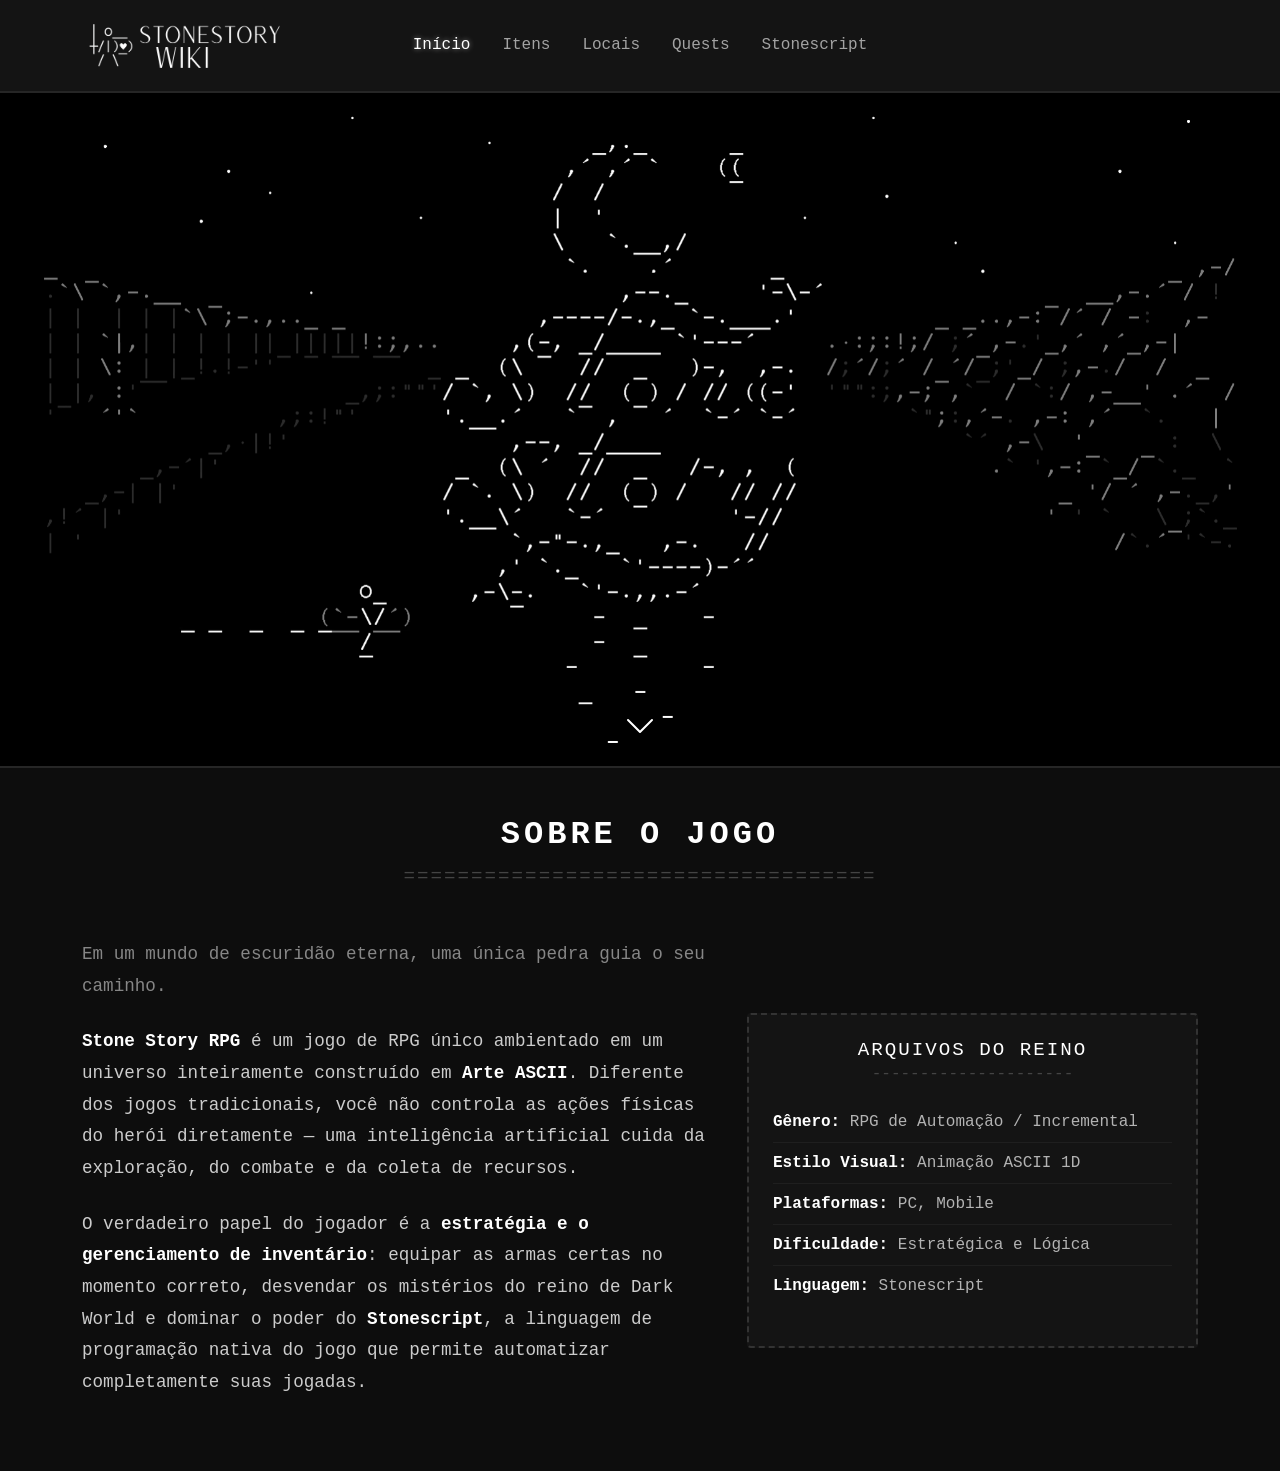
<file: index.html>
<!DOCTYPE html>
<html lang="pt-BR">
<head>
    <meta charset="UTF-8">
    <meta name="viewport" content="width=device-width, initial-scale=1.0">
    <title>Stone Story RPG - Wiki</title>
    <link href="https://cdn.jsdelivr.net/npm/bootstrap@5.3.3/dist/css/bootstrap.min.css" rel="stylesheet" integrity="sha384-QWTKZyjpPEjISv5WaRU9OFeRpok6YctnYmDr5pNlyT2bRjXh0JMhjY6hW+ALEwIH" crossorigin="anonymous">
    <link rel="stylesheet" href="./Styles/header.css">
    <link rel="stylesheet" href="./Styles/styles.css">
    <link rel="stylesheet" href="./Styles/banner.css">
    <link rel="stylesheet" href="./Styles/sobre.css">
</head>
<body>
    <header class="wiki-header py-3">
        <div class="container"> 
            <div class="row align-items-center justify-content-between position-relative">
                <div class="col-auto">
                    <a href="#" class="d-inline-block">
                        <img src="./img/logo.png" alt="Stone Story Wiki Logo" class="img-fluid wiki-logo" width="200" height="">
                    </a>
                </div>

                <nav class="position-absolute start-50 translate-middle-x w-auto">
                    <ul class="nav wiki-nav">
                        <li class="nav-item">
                            <a class="nav-link active" href="#">Início</a>
                        </li>
                        <li class="nav-item">
                            <a class="nav-link" href="./pages/itens.html">Itens</a>
                        </li>
                        <li class="nav-item">
                            <a class="nav-link" href="./pages/locais.html">Locais</a>
                        </li>
                        <li class="nav-item">
                            <a class="nav-link" href="./pages/quests.html">Quests</a>
                        </li>
                        <li class="nav-item">
                            <a class="nav-link" href="./pages/stonescript.html">Stonescript</a>
                        </li>
                    </ul>
                </nav>

            </div>
        </div>
    </header>

    <section class="wiki-banner position-relative d-flex align-items-center justify-content-center">
        <div class="banner-overlay"></div>

        <div class="container position-relative text-center z-1">
        </div>

        <a href="#conteudo-principal" class="scroll-down-arrow position-absolute bottom-0 start-50 translate-middle-x mb-4 text-decoration-none">
            <svg xmlns="http://w3.org" width="32" height="32" fill="currentColor" class="bi bi-chevron-down text-white" viewBox="0 0 16 16">
                <path fill-rule="evenodd" d="M1.646 4.646a.5.5 0 0 1 .708 0L8 10.293l5.646-5.647a.5.5 0 0 1 .708.708l-6 6a.5.5 0 0 1-.708 0l-6-6a.5.5 0 0 1 0-.708"/>
            </svg>
        </a>
    </section>

    <main id="conteudo-principal" class="py-5">
        <div class="container">
            <div class="row mb-5">
                <div class="col-12 text-center">
                    <h2 class="section-title">SOBRE O JOGO</h2>
                    <div class="ascii-divider">===================================</div>
                </div>
            </div>

            <div class="row g-4 align-items-center">
                <div class="col-md-7">
                    <article class="about-text">
                        <p class="lead text-white-50">
                            Em um mundo de escuridão eterna, uma única pedra guia o seu caminho.
                        </p>
                        <p>
                            <strong>Stone Story RPG</strong> é um jogo de RPG único ambientado em um universo inteiramente construído em <strong>Arte ASCII</strong>. Diferente dos jogos tradicionais, você não controla as ações físicas do herói diretamente — uma inteligência artificial cuida da exploração, do combate e da coleta de recursos.
                        </p>
                        <p>
                            O verdadeiro papel do jogador é a <strong>estratégia e o gerenciamento de inventário</strong>: equipar as armas certas no momento correto, desvendar os mistérios do reino de Dark World e dominar o poder do <strong>Stonescript</strong>, a linguagem de programação nativa do jogo que permite automatizar completamente suas jogadas.
                        </p>
                    </article>
                </div>

                <div class="col-md-5">
                    <div class="info-box p-4">
                        <h3 class="info-box-title text-center">ARQUIVOS DO REINO</h3>
                        <div class="ascii-divider-small text-center">---------------------</div>
                        <ul class="list-unstyled info-list mt-3">
                            <li><strong>Gênero:</strong> RPG de Automação / Incremental</li>
                            <li><strong>Estilo Visual:</strong> Animação ASCII 1D</li>
                            <li><strong>Plataformas:</strong> PC, Mobile</li>
                            <li><strong>Dificuldade:</strong> Estratégica e Lógica</li>
                            <li><strong>Linguagem:</strong> Stonescript</li>
                        </ul>
                    </div>
                </div>
            </div>
        </div>
    </main>

    <script src="https://cdn.jsdelivr.net/npm/bootstrap@5.3.3/dist/js/bootstrap.bundle.min.js" integrity="sha384-YvpcrYf0tY3lHB60NNkmXc5s9fDVZLESaAA55NDzOxhy9GkcIdslK1eN7N6jIeHz" crossorigin="anonymous"></script>
</body>
</html>
</file>
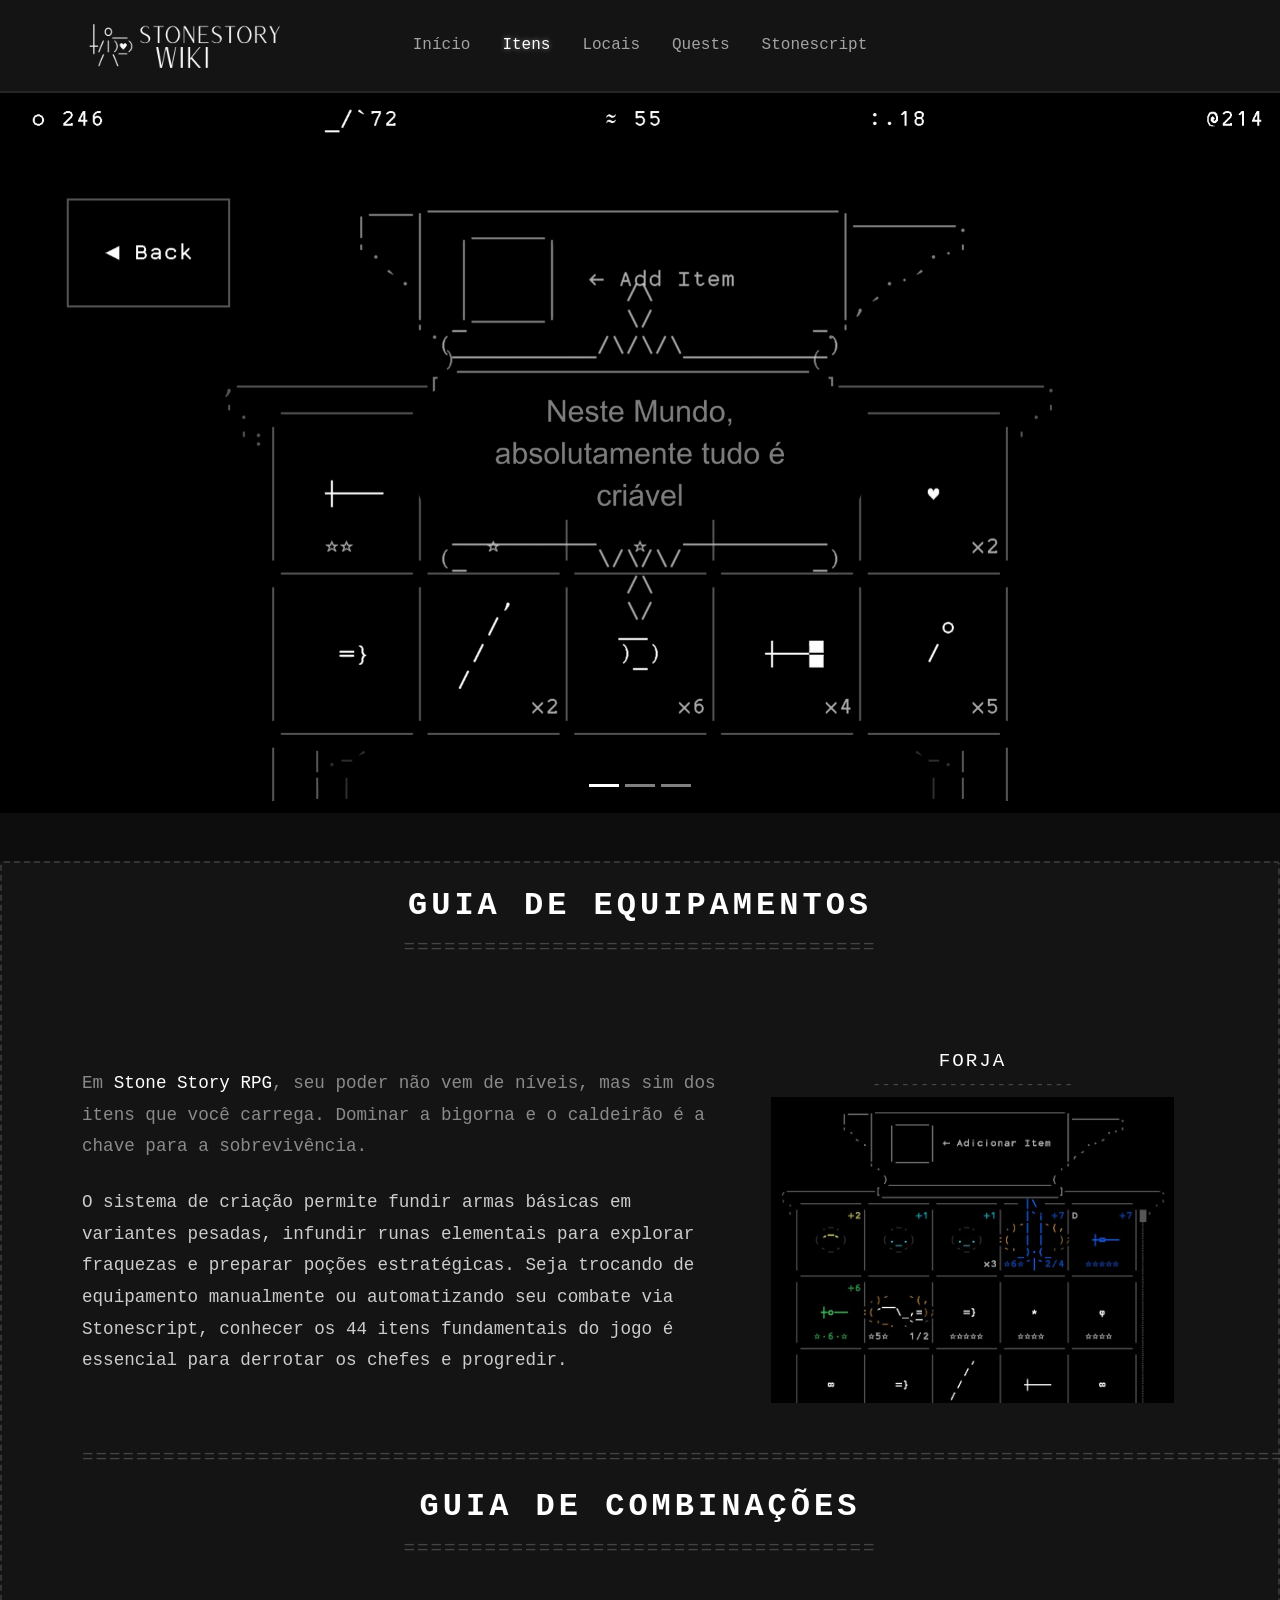
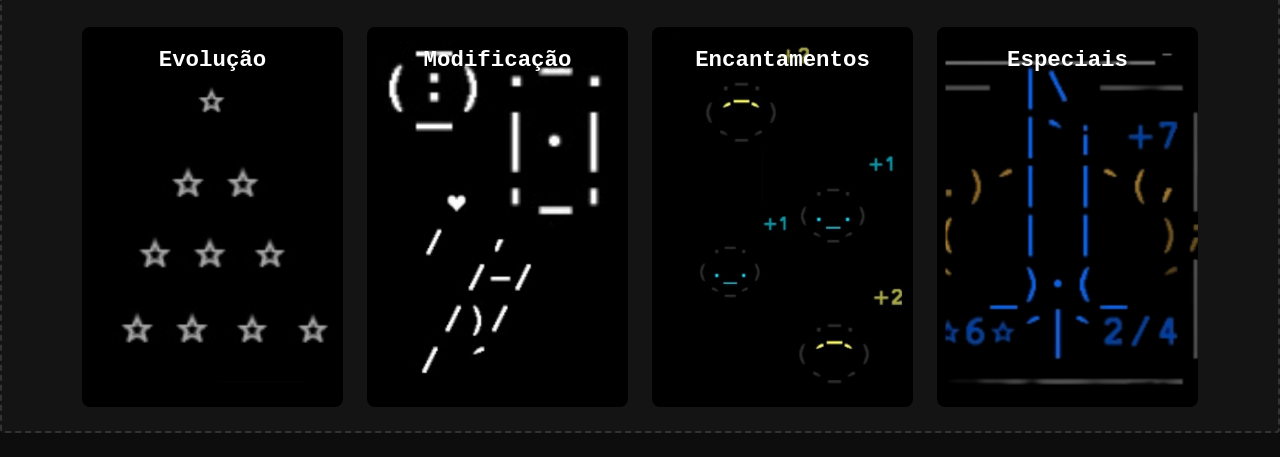
<file: pages/itens.html>
<!DOCTYPE html>
<html lang="pt-BR">
<head>
    <meta charset="UTF-8">
    <meta name="viewport" content="width=device-width, initial-scale=1.0">
    <title>Stone Story RPG - Wiki</title>
    <link href="https://cdn.jsdelivr.net/npm/bootstrap@5.3.3/dist/css/bootstrap.min.css" rel="stylesheet" integrity="sha384-QWTKZyjpPEjISv5WaRU9OFeRpok6YctnYmDr5pNlyT2bRjXh0JMhjY6hW+ALEwIH" crossorigin="anonymous">
    <link rel="stylesheet" href="../Styles/header.css">
    <link rel="stylesheet" href="../Styles/styles.css">
    <link rel="stylesheet" href="../Styles/itens-carrosel.css">
    <link rel="stylesheet" href="../Styles/itens-sobre.css">
    <link rel="stylesheet" href="../Styles/itens-cards.css">
</head>
<body>
    <header class="wiki-header py-3">
        <div class="container"> 
            <div class="row align-items-center justify-content-between position-relative">
                <div class="col-auto">
                    <a href="#" class="d-inline-block">
                        <img src="../img/logo.png" alt="Stone Story Wiki Logo" class="img-fluid wiki-logo" width="200">
                    </a>
                </div>

                <nav class="position-absolute start-50 translate-middle-x w-auto">
                    <ul class="nav wiki-nav">
                        <li class="nav-item">
                            <a class="nav-link" href="../index.html">Início</a>
                        </li>
                        <li class="nav-item">
                            <a class="nav-link active" href="#">Itens</a>
                        </li>
                        <li class="nav-item">
                            <a class="nav-link" href="./locais.html">Locais</a>
                        </li>
                        <li class="nav-item">
                            <a class="nav-link" href="./quests.html">Quests</a>
                        </li>
                        <li class="nav-item">
                            <a class="nav-link" href="./stonescript.html">Stonescript</a>
                        </li>
                    </ul>
                </nav>
            </div>
        </div>
    </header>

    <div class="carousel-container mx-auto mb-5">
        <div id="StoneCarrossel" class="carousel slide" data-bs-ride="carousel">
            <div class="carousel-indicators">
                <button type="button" data-bs-target="#StoneCarrossel" data-bs-slide-to="0" class="active" aria-current="true" aria-label="Slide 1"></button>
                <button type="button" data-bs-target="#StoneCarrossel" data-bs-slide-to="1" aria-label="Slide 2"></button>
                <button type="button" data-bs-target="#StoneCarrossel" data-bs-slide-to="2" aria-label="Slide 3"></button>
            </div>

            <div class="carousel-inner">
                <div class="carousel-item active" data-bs-interval="5000">
                    <img src="../img/carrosel-itens1.png" class="d-block w-100" alt="Item 1">
                </div>
                <div class="carousel-item" data-bs-interval="5000">
                    <img src="../img/carrosel-itens2.png" class="d-block w-100" alt="Item 2">
                </div>
                <div class="carousel-item" data-bs-interval="5000">
                    <img src="../img/carrosel-itens3.png" class="d-block w-100" alt="Item 3">
                </div>
            </div>
        </div>
    </div>

    <main class="info-box p-4">
        <div class="container">
            <div class="row mb-5">
                <div class="col-12 text-center">
                    <h2 class="section-title">GUIA DE EQUIPAMENTOS</h2>
                    <div class="ascii-divider">===================================</div>
                </div>
            </div>

            <div class="row justify-content-center row g-4 align-items-center">
                <div class="col-md-7 text-justify">
                    <article class="about-text">
                        <p class="lead text-white-50">
                            Em <strong>Stone Story RPG</strong>, seu poder não vem de níveis, mas sim dos itens que você carrega. Dominar a bigorna e o caldeirão é a chave para a sobrevivência.
                        </p>
                        <p>
                            O sistema de criação permite fundir armas básicas em variantes pesadas, infundir runas elementais para explorar fraquezas e preparar poções estratégicas. Seja trocando de equipamento manualmente ou automatizando seu combate via Stonescript, conhecer os 44 itens fundamentais do jogo é essencial para derrotar os chefes e progredir.
                        </p>
                    </article>
                </div>

                <div class="col-md-5">
                    <div class="p-4">
                        <h3 class="info-box-title text-center">FORJA</h3>
                        <div class="ascii-divider-small text-center">---------------------</div>
                        <img src="../img/forja.jpg" alt="Forja" class="img-fluid info-box-image mb-3">
                    </div>
                </div>
            </div>

            <div class="ascii-divider">===========================================================================================</div>

            <div class="row mb-5">
                <div class="col-12 text-center">
                    <h2 class="section-title">GUIA DE COMBINAÇÕES</h2>
                    <div class="ascii-divider">===================================</div>
                </div>
            </div>

            <div class="row g-4 justify-content-center">
            <!-- Card 1 -->
            <div class="col-12 col-sm-6 col-lg-3">
                <div class="flip-card">
                    <div class="flip-card-inner">
                        <!-- Frente do Card -->
                        <div class="flip-card-front">
                            <img src="../img/evolucao.png" alt="Card 1" class="card-img">
                            <h3 class="card-title-overlay">Evolução</h3>
                        </div>
                        <!-- Verso do Card -->
                        <div class="flip-card-back">
                            <p>Começando pela evolução, não importa que item você tenha, sempre há uma forma de aprimorá-lo. <br>
                            Isso é demostrado pela estrala, toda vez que você junta duas armas com status de estrela iguais na forja, você poderá junta-las para assim fazer uma evolução maior</p>
                        </div>
                    </div>
                </div>
            </div>

            <!-- Card 2 -->
            <div class="col-12 col-sm-6 col-lg-3">
                <div class="flip-card">
                    <div class="flip-card-inner">
                        <div class="flip-card-front">
                            <img src="../img/modificacao.png" alt="Card 2" class="card-img">
                            <h3 class="card-title-overlay">Modificação</h3>
                        </div>
                        <div class="flip-card-back">
                            <p>Falando agora sobre a modificação, existe uma grande quantidade de itens que podem ser criados, basta saber qual a junção certa. <br>
                            Isso pode ser feito ao juntar dois itens diferentes na forja, como por exemplo a junção de um arco com um escudo, criasse um novo escudo específico para dash</p>
                        </div>
                    </div>
                </div>
            </div>

            <!-- Card 3 -->
            <div class="col-12 col-sm-6 col-lg-3">
                <div class="flip-card">
                    <div class="flip-card-inner">
                        <div class="flip-card-front">
                            <img src="../img/encantamento.png" alt="Card 3" class="card-img">
                            <h3 class="card-title-overlay">Encantamentos</h3>
                        </div>
                        <div class="flip-card-back">
                            <p>Encantamentos são os efeitos de status da arma, toda arma pode ser encantada para aumentar seus atributos e habilidades. <br>
                            É bem simples, existe do nível +1 até o +6, ele aplica um efeito  aleatório que condiz com a força do próprio encantamento.</p>
                        </div>
                    </div>
                </div>
            </div>

            <!-- Card 4 -->
            <div class="col-12 col-sm-6 col-lg-3">
                <div class="flip-card">
                    <div class="flip-card-inner">
                        <div class="flip-card-front">
                            <img src="../img/especiais.png" alt="Card 4" class="card-img">
                            <h3 class="card-title-overlay">Especiais</h3>
                        </div>
                        <div class="flip-card-back">
                            <p>Agora tem as armas especiais por fim, normalmente encontradas matando bosses ou terminando quests da história principal. <br>
                            Elas são armas que não podem ser modificadas, apenas encantadas e para evoluilas você precisará de uma outra arma de nível especial.</p>
                        </div>
                    </div>
                </div>
            </div>
        </div>
        </div>
    </main>

    <script src="https://cdn.jsdelivr.net/npm/bootstrap@5.3.3/dist/js/bootstrap.bundle.min.js"></script>
</body>
</html>
</file>
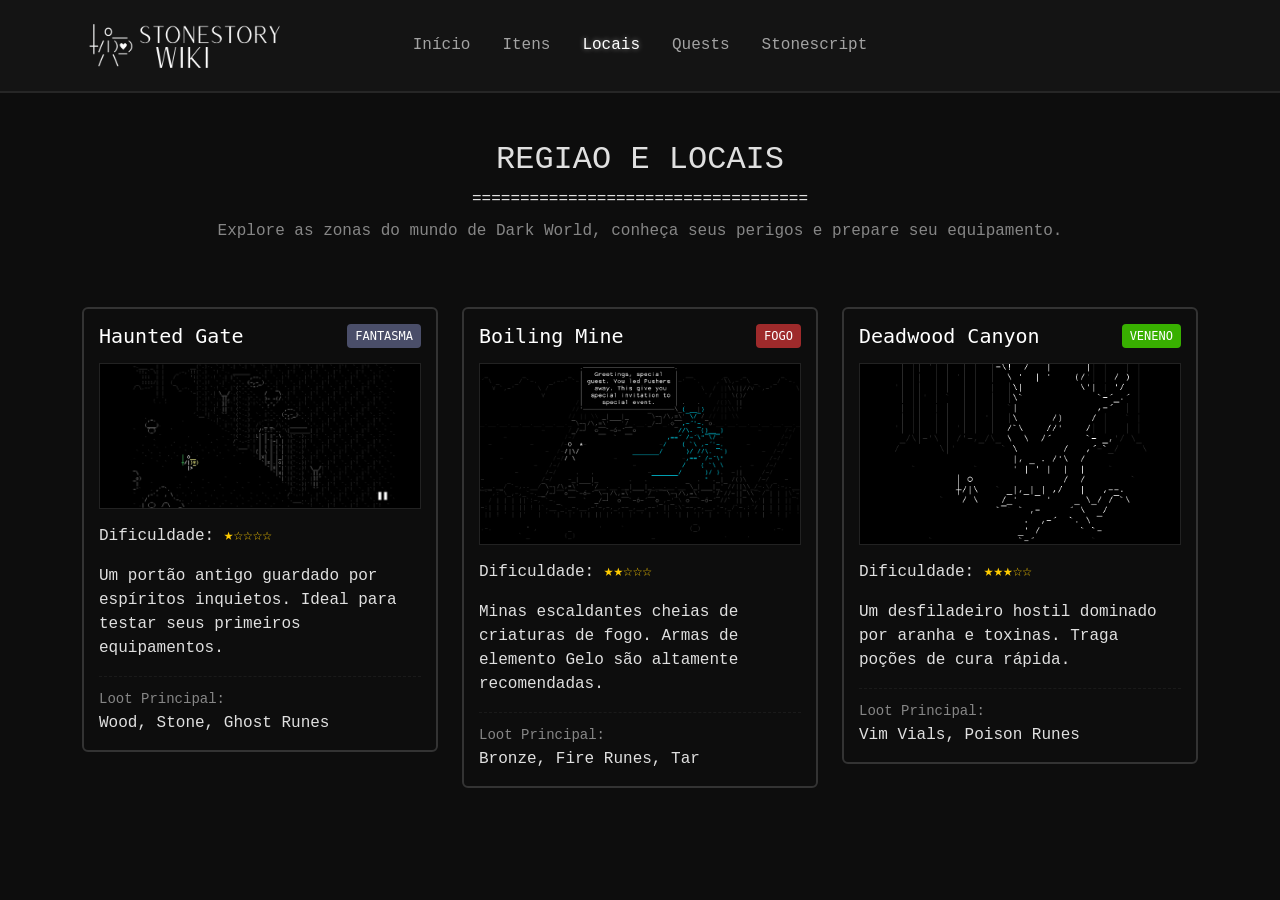
<file: pages/locais.html>
<!DOCTYPE html>
<html lang="pt-BR">
<head>
    <meta charset="UTF-8">
    <meta name="viewport" content="width=device-width, initial-scale=1.0">
    <title>Stone Story RPG - Wiki</title>
    <link href="https://cdn.jsdelivr.net/npm/bootstrap@5.3.3/dist/css/bootstrap.min.css" rel="stylesheet" integrity="sha384-QWTKZyjpPEjISv5WaRU9OFeRpok6YctnYmDr5pNlyT2bRjXh0JMhjY6hW+ALEwIH" crossorigin="anonymous">
    <link rel="stylesheet" href="../Styles/header.css">
    <link rel="stylesheet" href="../Styles/styles.css">
    <link rel="stylesheet" href="../Styles/locais.css">
</head>
<body>
    <header class="wiki-header py-3">
        <div class="container"> 
            <div class="row align-items-center justify-content-between position-relative">
                <div class="col-auto">
                    <a href="#" class="d-inline-block">
                        <img src="../img/logo.png" alt="Stone Story Wiki Logo" class="img-fluid wiki-logo" width="200">
                    </a>
                </div>

                <nav class="position-absolute start-50 translate-middle-x w-auto">
                    <ul class="nav wiki-nav">
                        <li class="nav-item">
                            <a class="nav-link" href="../index.html">Início</a>
                        </li>
                        <li class="nav-item">
                            <a class="nav-link" href="./itens.html">Itens</a>
                        </li>
                        <li class="nav-item">
                            <a class="nav-link active" href="#">Locais</a>
                        </li>
                        <li class="nav-item">
                            <a class="nav-link" href="./quests.html">Quests</a>
                        </li>
                        <li class="nav-item">
                            <a class="nav-link" href="./stonescript.html">Stonescript</a>
                        </li>
                    </ul>
                </nav>
            </div>
        </div>
    </header>

    <main class="container my-5">
        <!-- Título da Seção -->
        <div class="row mb-5">
            <div class="col-12 text-center">
                <h2 class="section-title">REGIAO E LOCAIS</h2>
                <div class="ascii-divider">===================================</div>
                <p class="text-white-50 mt-2">Explore as zonas do mundo de Dark World, conheça seus perigos e prepare seu equipamento.</p>
            </div>
        </div>

        <!-- Grid de Locais -->
        <div class="row g-4">
            
            <!-- Local 1: Haunted Gate -->
            <div class="col-md-6 col-lg-4">
                <div class="location-card">
                    <div class="location-header d-flex justify-content-between align-items-center">
                        <h3 class="location-name">Haunted Gate</h3>
                        <span class="element-badge badge-ghost">Fantasma</span>
                    </div>
                    <div class="location-img-wrapper">
                        <img src="../img/hauted-gate.png" alt="Haunted Gate" class="img-fluid">
                    </div>
                    <div class="location-info">
                        <p class="difficulty">Dificuldade: <span class="stars">★☆☆☆☆</span></p>
                        <p class="description">Um portão antigo guardado por espíritos inquietos. Ideal para testar seus primeiros equipamentos.</p>
                        <hr class="ascii-hr">
                        <div class="loot-section">
                            <small class="text-white-50">Loot Principal:</small>
                            <p class="mb-0">Wood, Stone, Ghost Runes</p>
                        </div>
                    </div>
                </div>
            </div>

            <!-- Local 2: Boiling Mine -->
            <div class="col-md-6 col-lg-4">
                <div class="location-card">
                    <div class="location-header d-flex justify-content-between align-items-center">
                        <h3 class="location-name">Boiling Mine</h3>
                        <span class="element-badge badge-fire">Fogo</span>
                    </div>
                    <div class="location-img-wrapper">
                        <img src="../img/boiling-mine.png" alt="Boiling Mine" class="img-fluid">
                    </div>
                    <div class="location-info">
                        <p class="difficulty">Dificuldade: <span class="stars">★★☆☆☆</span></p>
                        <p class="description">Minas escaldantes cheias de criaturas de fogo. Armas de elemento Gelo são altamente recomendadas.</p>
                        <hr class="ascii-hr">
                        <div class="loot-section">
                            <small class="text-white-50">Loot Principal:</small>
                            <p class="mb-0">Bronze, Fire Runes, Tar</p>
                        </div>
                    </div>
                </div>
            </div>

            <!-- Local 3: Deadwood Canyon -->
            <div class="col-md-6 col-lg-4">
                <div class="location-card">
                    <div class="location-header d-flex justify-content-between align-items-center">
                        <h3 class="location-name">Deadwood Canyon</h3>
                        <span class="element-badge badge-poison">Veneno</span>
                    </div>
                    <div class="location-img-wrapper">
                        <img src="../img/deadwood-canyon.png" alt="Deadwood Canyon" class="img-fluid">
                    </div>
                    <div class="location-info">
                        <p class="difficulty">Dificuldade: <span class="stars">★★★☆☆</span></p>
                        <p class="description">Um desfiladeiro hostil dominado por aranha e toxinas. Traga poções de cura rápida.</p>
                        <hr class="ascii-hr">
                        <div class="loot-section">
                            <small class="text-white-50">Loot Principal:</small>
                            <p class="mb-0">Vim Vials, Poison Runes</p>
                        </div>
                    </div>
                </div>
            </div>

        </div>
    </main>

    <script src="https://cdn.jsdelivr.net/npm/bootstrap@5.3.3/dist/js/bootstrap.bundle.min.js"></script>
</body>
</html>
</file>
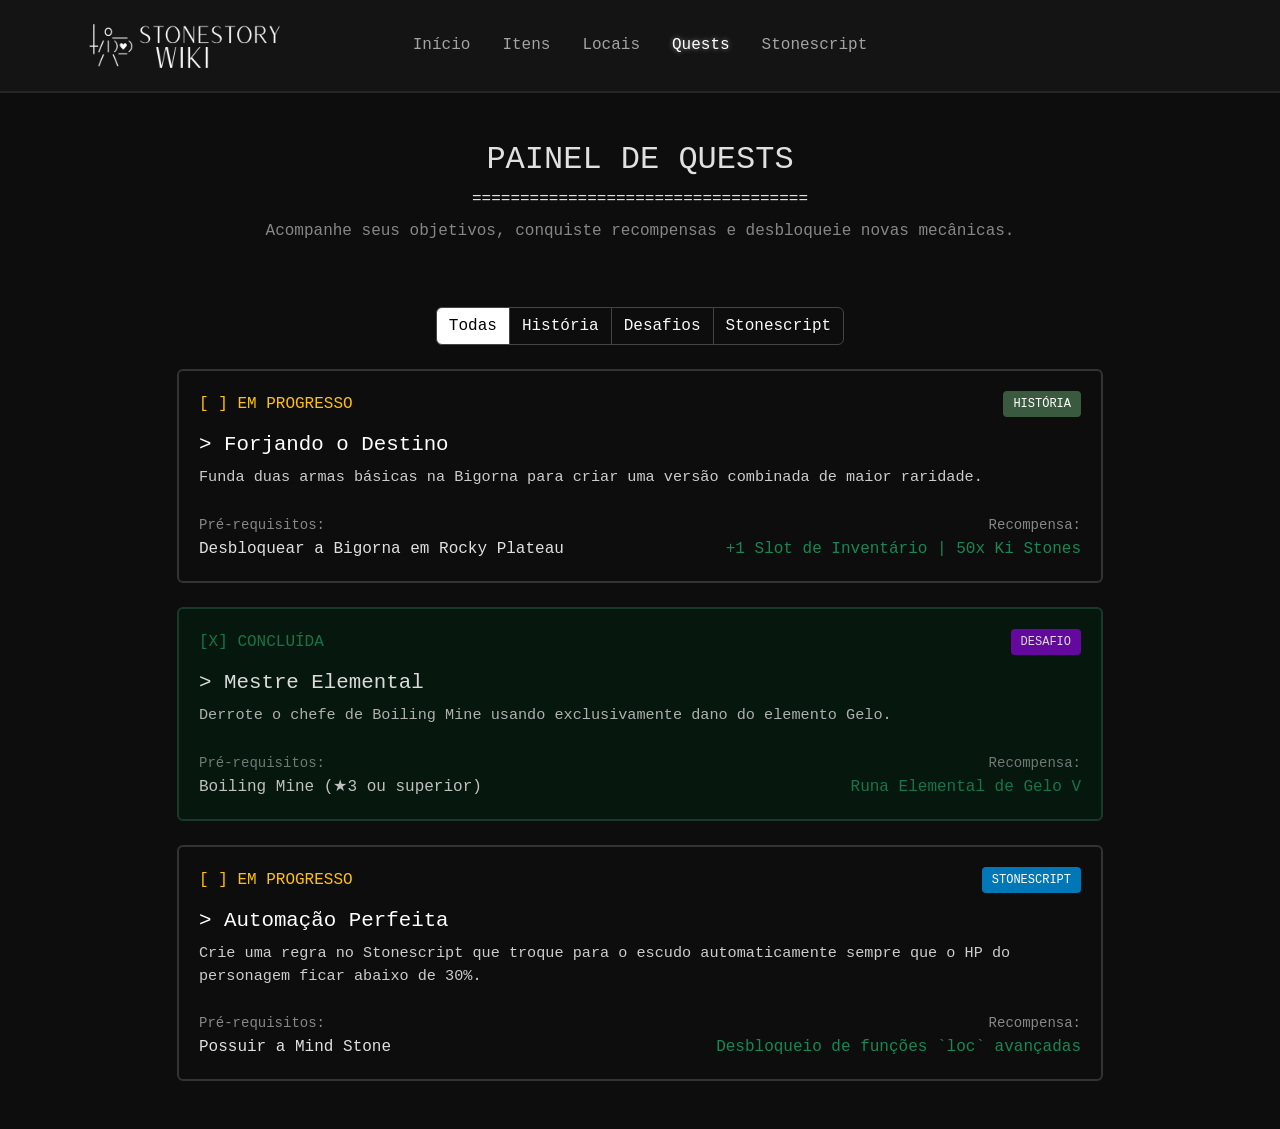
<file: pages/quests.html>
<!DOCTYPE html>
<html lang="pt-BR">
<head>
    <meta charset="UTF-8">
    <meta name="viewport" content="width=device-width, initial-scale=1.0">
    <title>Stone Story RPG - Wiki</title>
    <link href="https://cdn.jsdelivr.net/npm/bootstrap@5.3.3/dist/css/bootstrap.min.css" rel="stylesheet" integrity="sha384-QWTKZyjpPEjISv5WaRU9OFeRpok6YctnYmDr5pNlyT2bRjXh0JMhjY6hW+ALEwIH" crossorigin="anonymous">
    <link rel="stylesheet" href="../Styles/header.css">
    <link rel="stylesheet" href="../Styles/styles.css">
    <link rel="stylesheet" href="../Styles/quests.css">
</head>
<body>
    <header class="wiki-header py-3">
        <div class="container"> 
            <div class="row align-items-center justify-content-between position-relative">
                <div class="col-auto">
                    <a href="#" class="d-inline-block">
                        <img src="../img/logo.png" alt="Stone Story Wiki Logo" class="img-fluid wiki-logo" width="200">
                    </a>
                </div>

                <nav class="position-absolute start-50 translate-middle-x w-auto">
                    <ul class="nav wiki-nav">
                        <li class="nav-item">
                            <a class="nav-link" href="../index.html">Início</a>
                        </li>
                        <li class="nav-item">
                            <a class="nav-link" href="./itens.html">Itens</a>
                        </li>
                        <li class="nav-item">
                            <a class="nav-link" href="./locais.html">Locais</a>
                        </li>
                        <li class="nav-item">
                            <a class="nav-link active" href="#">Quests</a>
                        </li>
                        <li class="nav-item">
                            <a class="nav-link" href="./stonescript.html">Stonescript</a>
                        </li>
                    </ul>
                </nav>
            </div>
        </div>
    </header>

    <main class="container my-5">
        <!-- Título da Seção -->
        <div class="row mb-5">
            <div class="col-12 text-center">
                <h2 class="section-title">PAINEL DE QUESTS</h2>
                <div class="ascii-divider">===================================</div>
                <p class="text-white-50 mt-2">Acompanhe seus objetivos, conquiste recompensas e desbloqueie novas mecânicas.</p>
            </div>
        </div>

        <!-- Filtros de Categoria -->
        <div class="row mb-4 justify-content-center">
            <div class="col-auto">
                <div class="btn-group quest-filters" role="group">
                    <button type="button" class="btn btn-outline-light active">Todas</button>
                    <button type="button" class="btn btn-outline-light">História</button>
                    <button type="button" class="btn btn-outline-light">Desafios</button>
                    <button type="button" class="btn btn-outline-light">Stonescript</button>
                </div>
            </div>
        </div>

        <!-- Lista de Quests (Estilo Terminal / Quest Log) -->
        <div class="row g-4 justify-content-center">
            
            <!-- Quest 1 -->
            <div class="col-lg-10">
                <div class="quest-card">
                    <div class="quest-header d-flex justify-content-between align-items-center">
                        <span class="quest-status text-warning">[&nbsp;] EM PROGRESSO</span>
                        <span class="quest-badge badge-story">História</span>
                    </div>
                    <div class="quest-body mt-3">
                        <h3 class="quest-title">> Forjando o Destino</h3>
                        <p class="quest-desc">Funda duas armas básicas na Bigorna para criar uma versão combinada de maior raridade.</p>
                        
                        <div class="quest-footer d-flex justify-content-between align-items-end mt-4">
                            <div class="quest-requirements">
                                <small class="text-white-50">Pré-requisitos:</small>
                                <p class="mb-0">Desbloquear a Bigorna em Rocky Plateau</p>
                            </div>
                            <div class="quest-reward text-end">
                                <small class="text-white-50">Recompensa:</small>
                                <p class="mb-0 text-success">+1 Slot de Inventário | 50x Ki Stones</p>
                            </div>
                        </div>
                    </div>
                </div>
            </div>

            <!-- Quest 2 -->
            <div class="col-lg-10">
                <div class="quest-card quest-completed">
                    <div class="quest-header d-flex justify-content-between align-items-center">
                        <span class="quest-status text-success">[X] CONCLUÍDA</span>
                        <span class="quest-badge badge-challenge">Desafio</span>
                    </div>
                    <div class="quest-body mt-3">
                        <h3 class="quest-title">> Mestre Elemental</h3>
                        <p class="quest-desc">Derrote o chefe de Boiling Mine usando exclusivamente dano do elemento Gelo.</p>
                        
                        <div class="quest-footer d-flex justify-content-between align-items-end mt-4">
                            <div class="quest-requirements">
                                <small class="text-white-50">Pré-requisitos:</small>
                                <p class="mb-0">Boiling Mine (★3 ou superior)</p>
                            </div>
                            <div class="quest-reward text-end">
                                <small class="text-white-50">Recompensa:</small>
                                <p class="mb-0 text-success">Runa Elemental de Gelo V</p>
                            </div>
                        </div>
                    </div>
                </div>
            </div>

            <!-- Quest 3 -->
            <div class="col-lg-10">
                <div class="quest-card">
                    <div class="quest-header d-flex justify-content-between align-items-center">
                        <span class="quest-status text-warning">[&nbsp;] EM PROGRESSO</span>
                        <span class="quest-badge badge-script">Stonescript</span>
                    </div>
                    <div class="quest-body mt-3">
                        <h3 class="quest-title">> Automação Perfeita</h3>
                        <p class="quest-desc">Crie uma regra no Stonescript que troque para o escudo automaticamente sempre que o HP do personagem ficar abaixo de 30%.</p>
                        
                        <div class="quest-footer d-flex justify-content-between align-items-end mt-4">
                            <div class="quest-requirements">
                                <small class="text-white-50">Pré-requisitos:</small>
                                <p class="mb-0">Possuir a Mind Stone</p>
                            </div>
                            <div class="quest-reward text-end">
                                <small class="text-white-50">Recompensa:</small>
                                <p class="mb-0 text-success">Desbloqueio de funções `loc` avançadas</p>
                            </div>
                        </div>
                    </div>
                </div>
            </div>

        </div>
    </main>

    <script src="https://cdn.jsdelivr.net/npm/bootstrap@5.3.3/dist/js/bootstrap.bundle.min.js"></script>
</body>
</html>
</file>
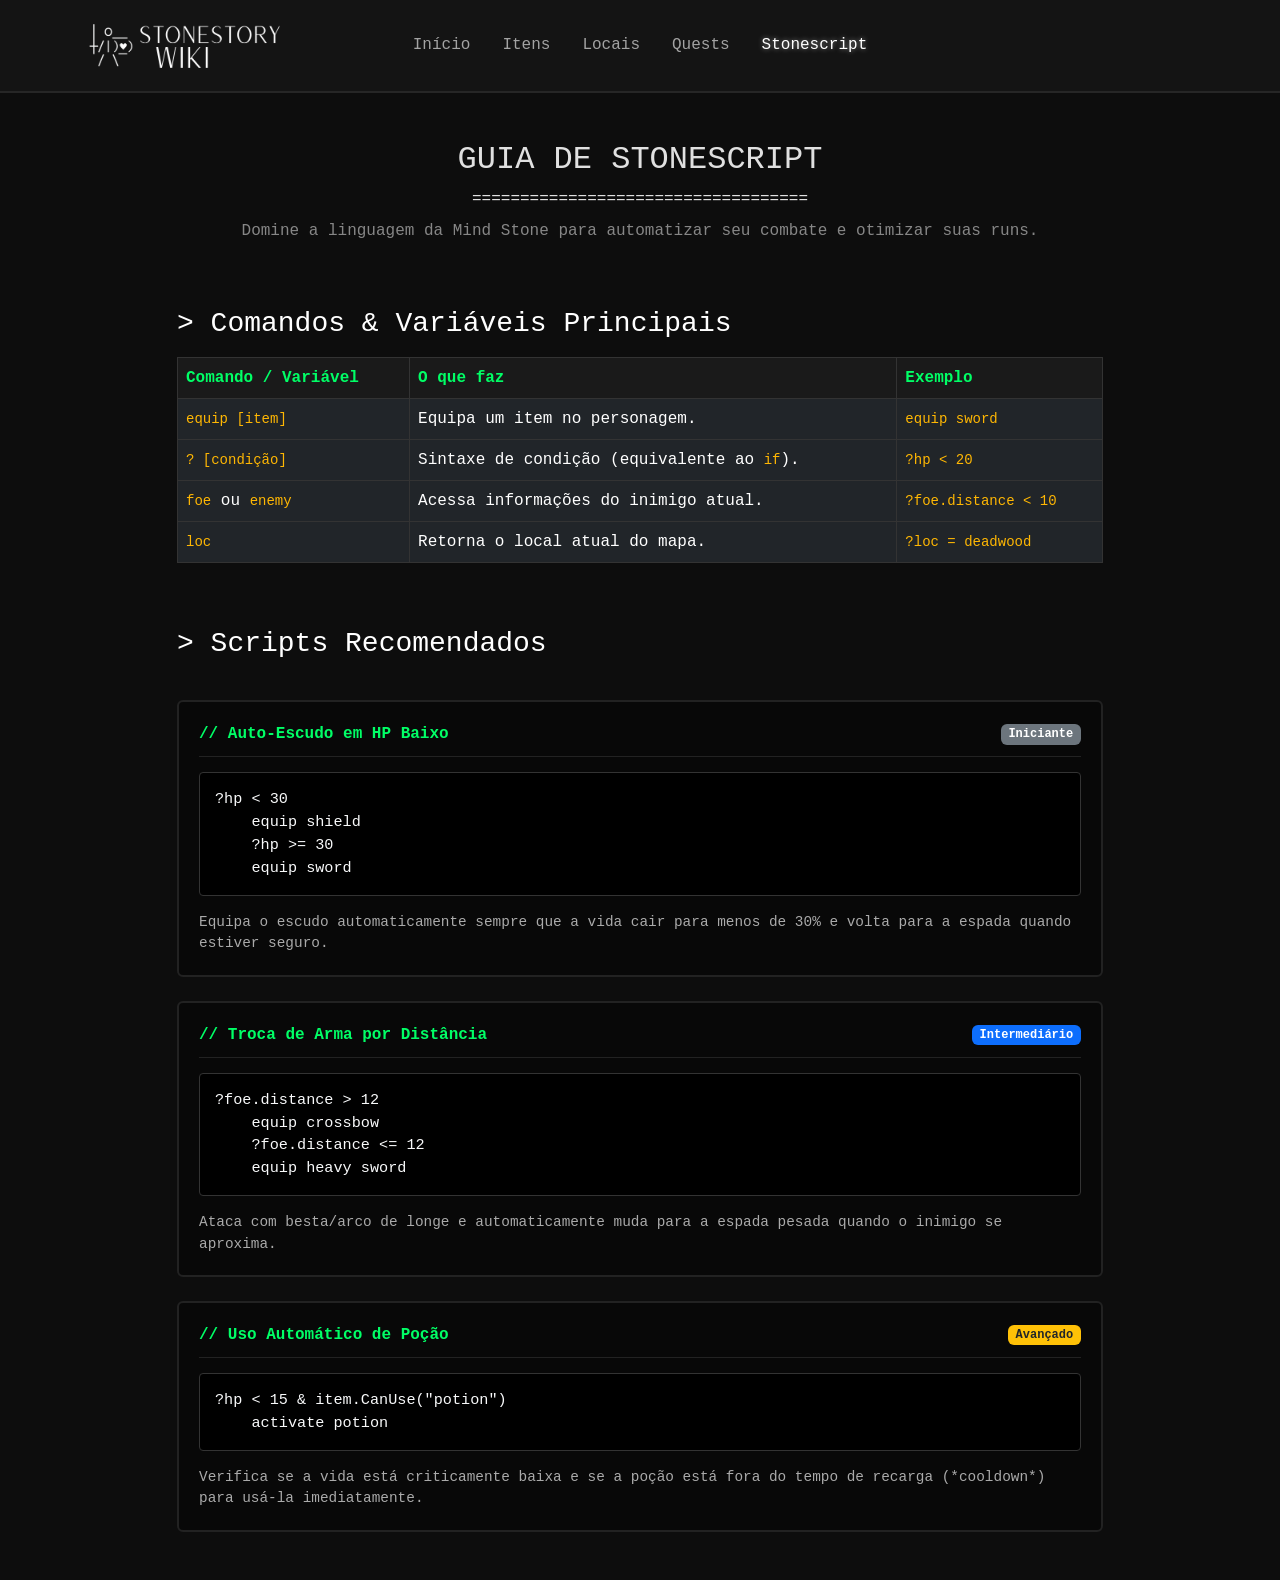
<file: pages/stonescript.html>
<!DOCTYPE html>
<html lang="pt-BR">
<head>
    <meta charset="UTF-8">
    <meta name="viewport" content="width=device-width, initial-scale=1.0">
    <title>Stone Story RPG - Wiki</title>
    <link href="https://cdn.jsdelivr.net/npm/bootstrap@5.3.3/dist/css/bootstrap.min.css" rel="stylesheet" integrity="sha384-QWTKZyjpPEjISv5WaRU9OFeRpok6YctnYmDr5pNlyT2bRjXh0JMhjY6hW+ALEwIH" crossorigin="anonymous">
    <link rel="stylesheet" href="../Styles/header.css">
    <link rel="stylesheet" href="../Styles/styles.css">
    <link rel="stylesheet" href="../Styles/stonescript.css">
</head>
<body>
    <header class="wiki-header py-3">
        <div class="container"> 
            <div class="row align-items-center justify-content-between position-relative">
                <div class="col-auto">
                    <a href="#" class="d-inline-block">
                        <img src="../img/logo.png" alt="Stone Story Wiki Logo" class="img-fluid wiki-logo" width="200">
                    </a>
                </div>

                <nav class="position-absolute start-50 translate-middle-x w-auto">
                    <ul class="nav wiki-nav">
                        <li class="nav-item">
                            <a class="nav-link" href="../index.html">Início</a>
                        </li>
                        <li class="nav-item">
                            <a class="nav-link" href="./itens.html">Itens</a>
                        </li>
                        <li class="nav-item">
                            <a class="nav-link" href="./locais.html">Locais</a>
                        </li>
                        <li class="nav-item">
                            <a class="nav-link" href="./quests.html">Quests</a>
                        </li>
                        <li class="nav-item">
                            <a class="nav-link active" href="#">Stonescript</a>
                        </li>
                    </ul>
                </nav>
            </div>
        </div>
    </header>

    <main class="container my-5">
        <!-- Título da Seção -->
        <div class="row mb-5">
            <div class="col-12 text-center">
                <h2 class="section-title">GUIA DE STONESCRIPT</h2>
                <div class="ascii-divider">===================================</div>
                <p class="text-white-50 mt-2">Domine a linguagem da Mind Stone para automatizar seu combate e otimizar suas runs.</p>
            </div>
        </div>

        <!-- Tabela de Variáveis Básicas -->
        <div class="row mb-5 justify-content-center">
            <div class="col-lg-10">
                <h3 class="sub-title mb-3">> Comandos & Variáveis Principais</h3>
                <div class="table-responsive">
                    <table class="table table-dark table-bordered script-table">
                        <thead>
                            <tr>
                                <th>Comando / Variável</th>
                                <th>O que faz</th>
                                <th>Exemplo</th>
                            </tr>
                        </thead>
                        <tbody>
                            <tr>
                                <td><code>equip [item]</code></td>
                                <td>Equipa um item no personagem.</td>
                                <td><code>equip sword</code></td>
                            </tr>
                            <tr>
                                <td><code>? [condição]</code></td>
                                <td>Sintaxe de condição (equivalente ao <code>if</code>).</td>
                                <td><code>?hp < 20</code></td>
                            </tr>
                            <tr>
                                <td><code>foe</code> ou <code>enemy</code></td>
                                <td>Acessa informações do inimigo atual.</td>
                                <td><code>?foe.distance < 10</code></td>
                            </tr>
                            <tr>
                                <td><code>loc</code></td>
                                <td>Retorna o local atual do mapa.</td>
                                <td><code>?loc = deadwood</code></td>
                            </tr>
                        </tbody>
                    </table>
                </div>
            </div>
        </div>

        <!-- Seção de Scripts Prontos (Exemplos) -->
        <div class="row g-4 justify-content-center">
            <div class="col-lg-10">
                <h3 class="sub-title mb-3">> Scripts Recomendados</h3>
            </div>

            <!-- Exemplo 1: Defesa Automática -->
            <div class="col-lg-10">
                <div class="code-card">
                    <div class="code-header d-flex justify-content-between align-items-center">
                        <span class="code-title">// Auto-Escudo em HP Baixo</span>
                        <span class="badge bg-secondary">Iniciante</span>
                    </div>
                    <pre class="code-box"><code>?hp &lt; 30
    equip shield
    ?hp &gt;= 30
    equip sword</code></pre>
                    <p class="code-desc">Equipa o escudo automaticamente sempre que a vida cair para menos de 30% e volta para a espada quando estiver seguro.</p>
                </div>
            </div>

            <!-- Exemplo 2: Troca de Armas por Distância -->
            <div class="col-lg-10">
                <div class="code-card">
                    <div class="code-header d-flex justify-content-between align-items-center">
                        <span class="code-title">// Troca de Arma por Distância</span>
                        <span class="badge bg-primary">Intermediário</span>
                    </div>
                    <pre class="code-box"><code>?foe.distance &gt; 12
    equip crossbow
    ?foe.distance &lt;= 12
    equip heavy sword</code></pre>
                    <p class="code-desc">Ataca com besta/arco de longe e automaticamente muda para a espada pesada quando o inimigo se aproxima.</p>
                </div>
            </div>

            <!-- Exemplo 3: Poção de Emergência -->
            <div class="col-lg-10">
                <div class="code-card">
                    <div class="code-header d-flex justify-content-between align-items-center">
                        <span class="code-title">// Uso Automático de Poção</span>
                        <span class="badge bg-warning text-dark">Avançado</span>
                    </div>
                    <pre class="code-box"><code>?hp &lt; 15 &amp; item.CanUse("potion")
    activate potion</code></pre>
                    <p class="code-desc">Verifica se a vida está criticamente baixa e se a poção está fora do tempo de recarga (*cooldown*) para usá-la imediatamente.</p>
                </div>
            </div>
        </div>
    </main>

    <script src="https://cdn.jsdelivr.net/npm/bootstrap@5.3.3/dist/js/bootstrap.bundle.min.js"></script>
</body>
</html>
</file>
<file: Styles/header.css>
.wiki-header {
    background-color: #141414;
    border-bottom: 2px solid #262626;
}

.wiki-nav .nav-link {
    color: #a3a3a3;
    font-size: 1rem;
    font-weight: 500;
    padding: 0.5rem 1rem;
    transition: color 0.2s ease-in-out;
}

.wiki-nav .nav-link:hover,
.wiki-nav .nav-link.active {
    color: #ffffff !important;
    text-shadow: 0 0 5px rgba(255, 255, 255, 0.5) !important;
}
</file>
<file: Styles/styles.css>
body {
    background-color: #0d0d0d;
    color: #e0e0e0;
    font-family: 'Courier New', Courier, monospace;
}
</file>
<file: Styles/banner.css>
html {
    scroll-behavior: smooth;
}
.wiki-banner {
    height: 75vh;
    background-image: url('../img/banner.png');
    
    background-size: contain; 
    background-position: center center;
    background-repeat: no-repeat;
    
    background-color: #000000; 
    border-bottom: 2px solid #262626;
}

.scroll-down-arrow {
    cursor: pointer;
    transition: transform 0.2s ease;
    animation: bounce 2s infinite;
    color: #ffffff !important; 
    text-decoration: none;
}

.scroll-down-arrow svg {
    fill: #ffffff !important;
}

.scroll-down-arrow:hover {
    transform: translate(-50%, -5px) scale(1.1);
}


@keyframes bounce {
    0%, 20%, 50%, 80%, 100% {
        transform: translate(-50%, 0);
    }
    40% {
        transform: translate(-50%, -10px);
    }
    60% {
        transform: translate(-50%, -5px);
    }
}

.z-1 {
    z-index: 1;
}
</file>
<file: Styles/sobre.css>
/* Títulos e Estilização do Sobre */
.section-title {
    font-size: 2rem;
    font-weight: bold;
    color: #ffffff;
    letter-spacing: 4px;
    margin-bottom: 0.5rem;
}

/* Divisórias estilo ASCII para combinar com o jogo */
.ascii-divider {
    color: #444444;
    font-size: 1.2rem;
    letter-spacing: 2px;
}

.ascii-divider-small {
    color: #444444;
    font-size: 1rem;
}

/* Parágrafos de Texto */
.about-text p {
    font-size: 1.1rem;
    line-height: 1.8;
    color: #cccccc;
    margin-bottom: 1.5rem;
}

.about-text strong {
    color: #ffffff;
}

/* Caixa de informações do lado direito (Info Box) */
.info-box {
    background-color: #141414;
    border: 2px dashed #333333; /* Borda tracejada remete ao terminal clássico */
    border-radius: 4px;
}

.info-box-title {
    font-size: 1.2rem;
    color: #ffffff;
    letter-spacing: 2px;
    margin: 0;
}

.info-list li {
    font-size: 1rem;
    color: #b3b3b3;
    padding: 0.5rem 0;
    border-bottom: 1px solid #1f1f1f;
}

.info-list li:last-child {
    border-bottom: none; /* Remove a linha do último item */
}

.info-list li strong {
    color: #ffffff;
}
</file>
<file: Styles/itens-carrosel.css>
.carousel-container {
    max-width: 1300px;
    object-position: center;
}

.carousel-item img {
    height: auto;
    background-color: #000;
}
</file>
<file: Styles/itens-sobre.css>
.section-title {
    font-size: 2rem;
    font-weight: bold;
    color: #ffffff;
    letter-spacing: 4px;
    margin-bottom: 0.5rem;
}

.ascii-divider {
    color: #444444;
    font-size: 1.2rem;
    letter-spacing: 2px;
    margin-bottom: 1rem;
}

.ascii-divider-small {
    color: #444444;
    font-size: 1rem;
}

/* Parágrafos de Texto */
.about-text p {
    font-size: 1.1rem;
    line-height: 1.8;
    color: #cccccc;
    margin-bottom: 1.5rem;
}

.about-text strong {
    color: #ffffff;
}
/* Caixa de informações do lado direito (Info Box) */
.info-box {
    background-color: #141414;
    border: 2px dashed #333333; /* Borda tracejada remete ao terminal clássico */
    border-radius: 4px;
    margin-bottom: 1.5rem;
}

.info-box-title {
    font-size: 1.2rem;
    color: #ffffff;
    letter-spacing: 2px;
    margin: 0;
}

.info-list li {
    font-size: 1rem;
    color: #b3b3b3;
    padding: 0.5rem 0;
    border-bottom: 1px solid #1f1f1f;
}

.info-list li:last-child {
    border-bottom: none; /* Remove a linha do último item */
}

.info-list li strong {
    color: #ffffff;
}
</file>
<file: Styles/itens-cards.css>
/* Altura e perspectiva do card */
.flip-card {
    background-color: transparent;
    width: 100%;
    height: 380px; /* Ajuste a altura dos cards conforme preferir */
    perspective: 1000px; /* Cria a sensação de 3D */
}

/* Container interno que faz a rotação */
.flip-card-inner {
    position: relative;
    width: 100%;
    height: 100%;
    text-align: center;
    transition: transform 0.6s;
    transform-style: preserve-3d;
}

/* Ao passar o mouse, o card inteiro gira 180 graus */
.flip-card:hover .flip-card-inner {
    transform: rotateY(180deg);
}

/* Frente e Verso compartilhando as propriedades de layout */
.flip-card-front, .flip-card-back {
    position: absolute;
    width: 100%;
    height: 100%;
    -webkit-backface-visibility: hidden; /* Oculta o verso durante a rotação no Safari */
    backface-visibility: hidden;
    border-radius: 8px;
    overflow: hidden;
}

/* Estilo da Frente (Imagem + Título em cima) */
.flip-card-front {
    background-color: #111;
    color: white;
}

/* A imagem preenche todo o espaço do card */
.card-img {
    width: 100%;
    height: 100%;
    object-fit: cover;
}

/* Título posicionado em cima da imagem */
.card-title-overlay {
    position: absolute;
    top: 20px;
    left: 0;
    right: 0;
    margin: 0;
    color: #fff;
    font-family: monospace; /* Mantém o estilo retro/RPG */
    font-size: 1.4rem;
    font-weight: bold;
    text-shadow: 2px 2px 4px rgba(0, 0, 0, 0.9); /* Melhora a legibilidade sobre a imagem */
    z-index: 2;
}

/* Estilo do Verso (Descrição) */
.flip-card-back {
    background-color: #1a1a1a;
    color: white;
    transform: rotateY(180deg); /* Deixa o verso pré-invertido */
    display: flex;
    align-items: center;
    justify-content: center;
    padding: 20px;
    border: 2px solid #333;
    font-size: 0.95rem;
    line-height: 1.5;
}
</file>
<file: Styles/locais.css>
/* Card Temático Estilo Stone Story */
.location-card {
    background-color: #0d0d0d;
    border: 2px solid #333;
    border-radius: 6px;
    padding: 15px;
    transition: transform 0.2s ease, border-color 0.2s ease;
}

.location-card:hover {
    transform: translateY(-5px);
    border-color: #fff; /* Destaque ao passar o mouse */
}

.location-name {
    font-family: monospace;
    font-size: 1.25rem;
    color: #fff;
    margin: 0;
}

.location-img-wrapper {
    margin: 15px 0;
    border: 1px solid #222;
    background-color: #000;
    text-align: center;
}

.location-img-wrapper img {
    max-height: 180px;
    object-fit: contain;
}

.stars {
    color: #ffcc00;
}

.ascii-hr {
    border-top: 1px dashed #444;
    margin: 10px 0;
}

/* Badges Elementais */
.element-badge {
    font-size: 0.75rem;
    padding: 3px 8px;
    border-radius: 4px;
    font-family: monospace;
    text-transform: uppercase;
}

.badge-ghost { background-color: #4a4e69; color: #fff; }
.badge-fire { background-color: #9e2a2b; color: #fff; }
.badge-poison { background-color: #38b000; color: #fff; }
</file>
<file: Styles/quests.css>
/* Card de Quest Retro/Terminal */
.quest-card {
    background-color: #0d0d0d;
    border: 2px solid #333;
    border-radius: 6px;
    padding: 20px;
    font-family: monospace;
    transition: all 0.2s ease-in-out;
}

.quest-card:hover {
    border-color: #666;
    transform: translateX(5px);
}

/* Card Concluído */
.quest-card.quest-completed {
    border-color: #1b4332;
    background-color: #05190e;
    opacity: 0.85;
}

.quest-title {
    color: #fff;
    font-size: 1.3rem;
    margin-bottom: 8px;
}

.quest-desc {
    color: #ccc;
    font-size: 0.95rem;
}

/* Badges das Quests */
.quest-badge {
    font-size: 0.75rem;
    padding: 4px 10px;
    border-radius: 4px;
    text-transform: uppercase;
}

.badge-story { background-color: #3a5a40; color: #fff; }
.badge-challenge { background-color: #7209b7; color: #fff; }
.badge-script { background-color: #0077b6; color: #fff; }

/* Botões de Filtro */
.quest-filters .btn {
    font-family: monospace;
    border-color: #444;
}

.quest-filters .btn.active, .quest-filters .btn:hover {
    background-color: #fff;
    color: #000;
}
</file>
<file: Styles/stonescript.css>
/* Tabela Retro */
.script-table {
    font-family: monospace;
    border-color: #333;
}

.script-table th {
    background-color: #1a1a1a;
    color: #00ff66; /* Cor verde estilo terminal */
}

.script-table code {
    color: #ffb703;
}

/* Card de Código */
.code-card {
    background-color: #080808;
    border: 2px solid #222;
    border-radius: 6px;
    padding: 20px;
    font-family: monospace;
}

.code-header {
    border-bottom: 1px solid #222;
    padding-bottom: 10px;
    margin-bottom: 15px;
}

.code-title {
    color: #00ff66;
    font-weight: bold;
}

/* Caixa onde fica o código */
.code-box {
    background-color: #000;
    border: 1px solid #333;
    color: #f8f9fa;
    padding: 15px;
    border-radius: 4px;
    font-size: 0.95rem;
    overflow-x: auto;
}

.code-desc {
    color: #aaa;
    font-size: 0.9rem;
    margin-top: 12px;
    margin-bottom: 0;
}

.sub-title {
    font-family: monospace;
    color: #fff;
}
</file>
